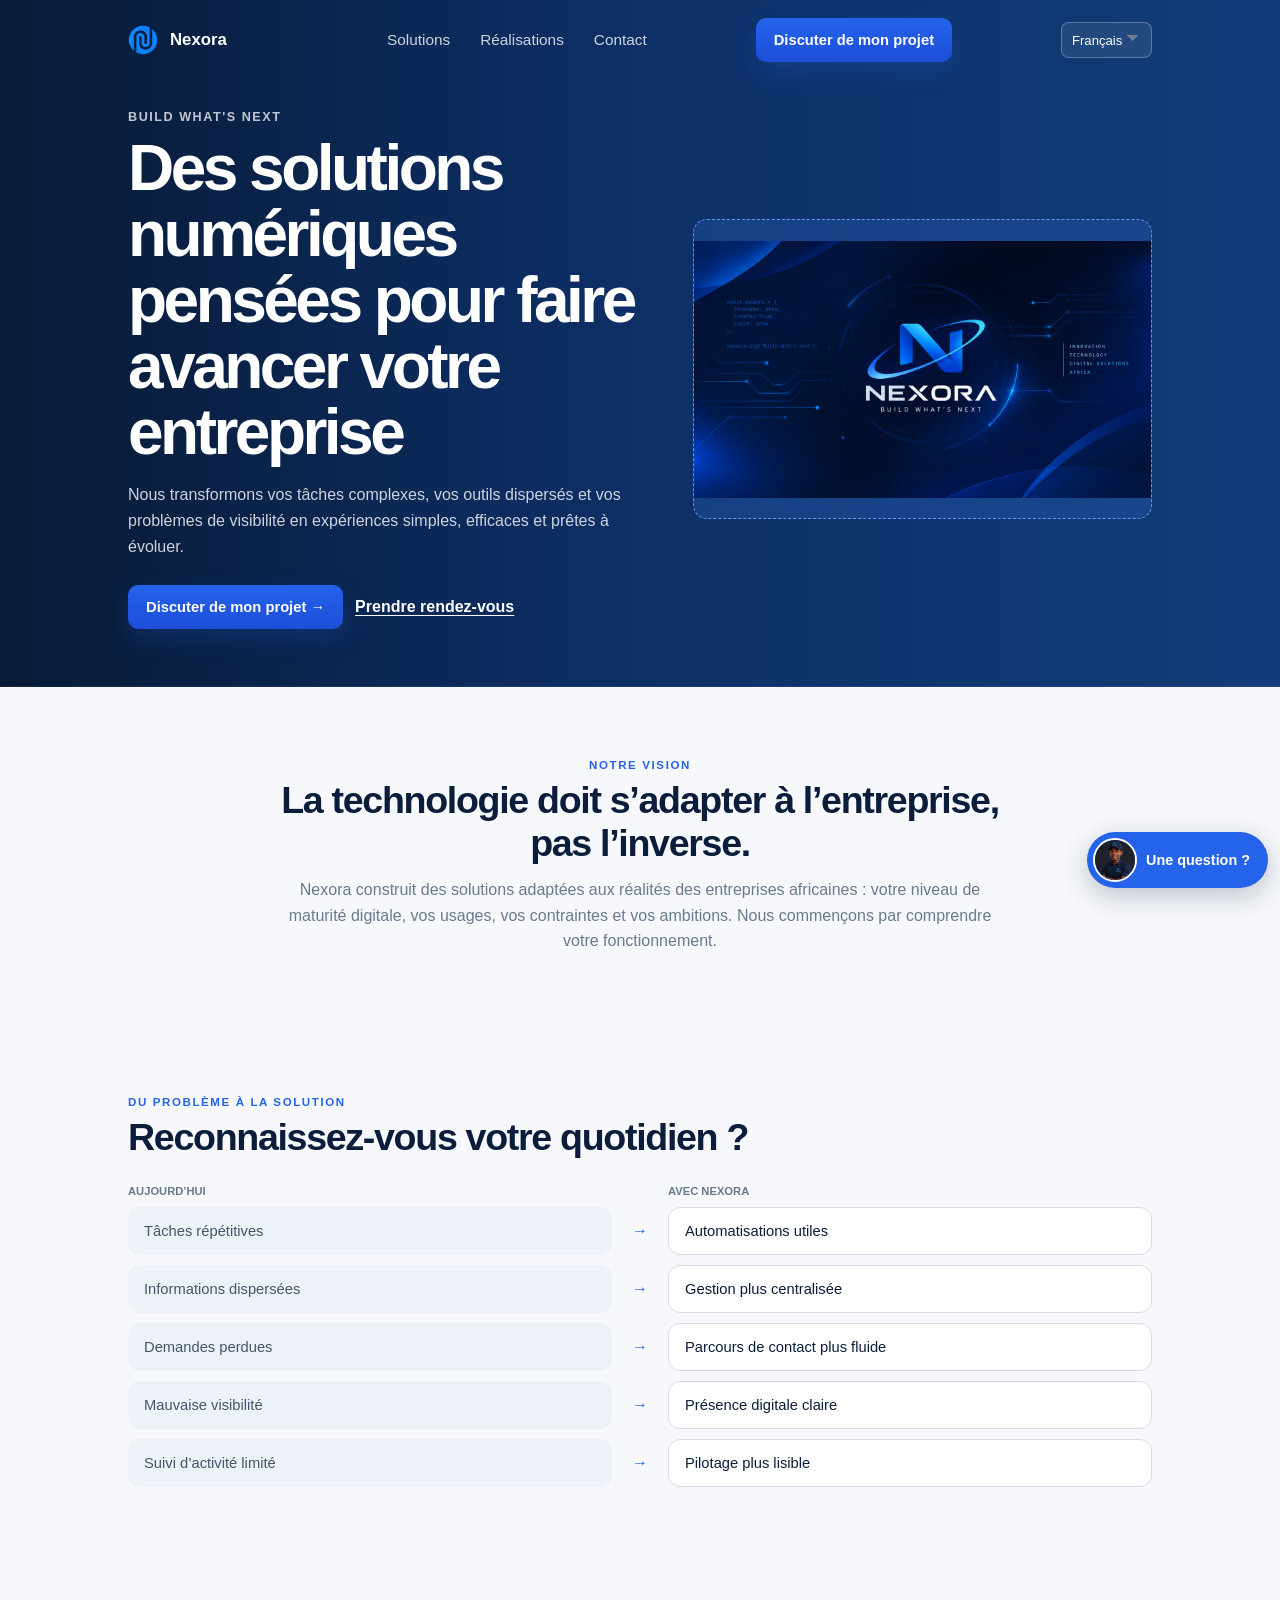
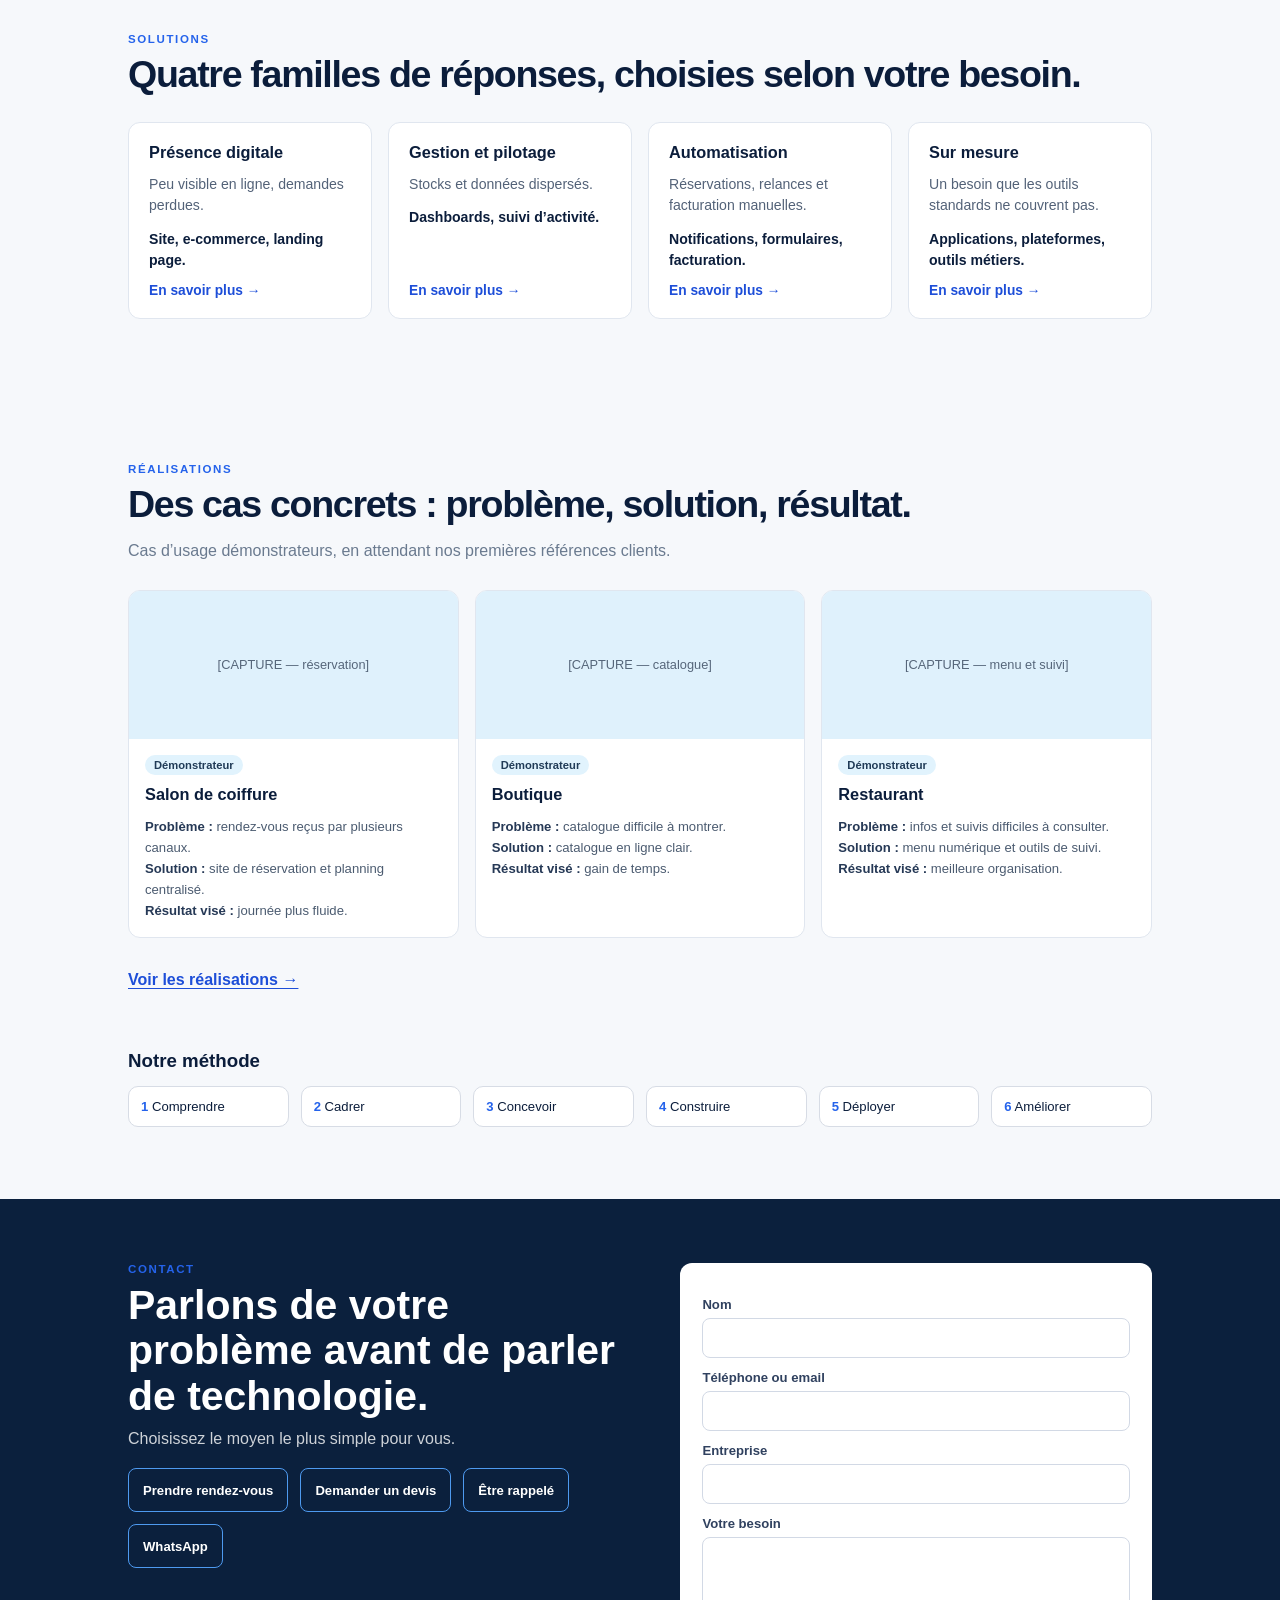
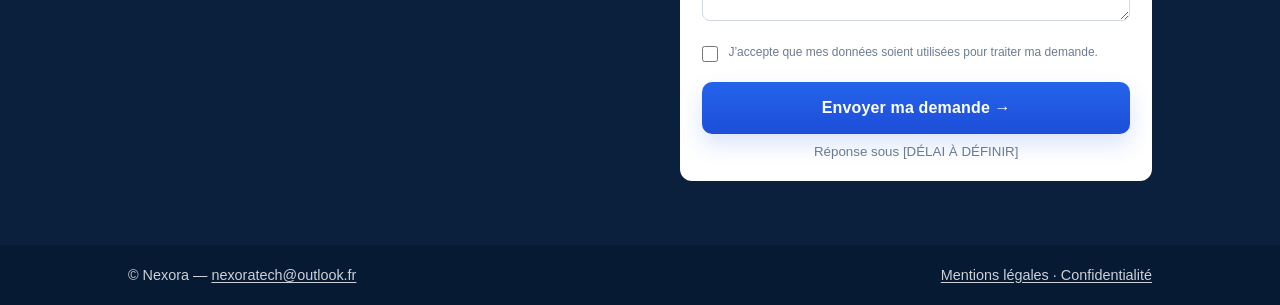
<file: index.html>
<!DOCTYPE html>
<html lang="fr">
  <head>
    <meta charset="UTF-8" />
    <meta name="viewport" content="width=device-width, initial-scale=1.0" />
    <meta name="description" content="Des solutions numériques pensées pour faire avancer votre entreprise." />
    <title>Accueil | Nexora</title>
    <link rel="stylesheet" href="styles.css" />
  </head>
  <body>
    <header class="topbar home-hero">
      <div class="container nav">
        <a class="brand" href="index.html" aria-label="Nexora, accueil">
          <img class="brand-logo" src="assets/nexora-logo.png" alt="" /><span>Nexora</span>
        </a>
        <nav class="menu" aria-label="Navigation principale">
          <a href="solutions.html">Solutions</a><a href="realisations.html">Réalisations</a><a href="contact.html">Contact</a>
        </nav>
        <a class="cta-btn" href="contact.html">Discuter de mon projet</a>
      </div>
      <div class="container home-hero-content">
        <div>
          <div class="eyebrow">BUILD WHAT'S NEXT</div>
          <h1>Des solutions numériques pensées pour faire avancer votre entreprise</h1>
          <p>Nous transformons vos tâches complexes, vos outils dispersés et vos problèmes de visibilité en expériences simples, efficaces et prêtes à évoluer.</p>
          <div class="hero-actions">
            <a class="cta-btn" href="contact.html">Discuter de mon projet →</a>
            <a class="text-link light-link" href="https://wa.me/237673477264?text=Bonjour%2C%20je%20souhaite%20prendre%20rendez-vous." target="_blank" rel="noopener noreferrer">Prendre rendez-vous</a>
          </div>
        </div>
        <div class="signature-visual" role="img" aria-label="Illustration à définir">
          <img src="assets/nexoback.jpeg" alt="nexora">
        </div>
      </div>
    </header>

    <main>
      <section class="vision-section">
        <div class="narrow-container centered">
          <div class="section-kicker">NOTRE VISION</div>
          <h2>La technologie doit s’adapter à l’entreprise, pas l’inverse.</h2>
          <p>Nexora construit des solutions adaptées aux réalités des entreprises africaines : votre niveau de maturité digitale, vos usages, vos contraintes et vos ambitions. Nous commençons par comprendre votre fonctionnement.</p>
        </div>
      </section>

      <section class="section container everyday-section">
        <div class="section-kicker">DU PROBLÈME À LA SOLUTION</div>
        <h2>Reconnaissez-vous votre quotidien ?</h2>
        <div class="comparison-head"><span>AUJOURD’HUI</span><span></span><span>AVEC NEXORA</span></div>
        <div class="comparison-row"><span>Tâches répétitives</span><b>→</b><strong>Automatisations utiles</strong></div>
        <div class="comparison-row"><span>Informations dispersées</span><b>→</b><strong>Gestion plus centralisée</strong></div>
        <div class="comparison-row"><span>Demandes perdues</span><b>→</b><strong>Parcours de contact plus fluide</strong></div>
        <div class="comparison-row"><span>Mauvaise visibilité</span><b>→</b><strong>Présence digitale claire</strong></div>
        <div class="comparison-row"><span>Suivi d’activité limité</span><b>→</b><strong>Pilotage plus lisible</strong></div>
      </section>

      <section class="section soft-section">
        <div class="container">
          <div class="section-kicker">SOLUTIONS</div>
          <h2>Quatre familles de réponses, choisies selon votre besoin.</h2>
          <div class="solution-grid">
            <article class="solution-card"><h3>Présence digitale</h3><p>Peu visible en ligne, demandes perdues.</p><strong>Site, e-commerce, landing page.</strong><a href="solutions.html">En savoir plus →</a></article>
            <article class="solution-card"><h3>Gestion et pilotage</h3><p>Stocks et données dispersés.</p><strong>Dashboards, suivi d’activité.</strong><a href="solutions.html">En savoir plus →</a></article>
            <article class="solution-card"><h3>Automatisation</h3><p>Réservations, relances et facturation manuelles.</p><strong>Notifications, formulaires, facturation.</strong><a href="solutions.html">En savoir plus →</a></article>
            <article class="solution-card"><h3>Sur mesure</h3><p>Un besoin que les outils standards ne couvrent pas.</p><strong>Applications, plateformes, outils métiers.</strong><a href="solutions.html">En savoir plus →</a></article>
          </div>
        </div>
      </section>

      <section class="section container featured-cases">
        <div class="section-kicker">RÉALISATIONS</div>
        <h2>Des cas concrets : problème, solution, résultat.</h2>
        <p class="section-intro">Cas d’usage démonstrateurs, en attendant nos premières références clients.</p>
        <div class="case-grid">
          <article class="case-card"><div class="case-image">[CAPTURE — réservation]</div><div class="case-copy"><span class="badge">Démonstrateur</span><h3>Salon de coiffure</h3><p><b>Problème :</b> rendez-vous reçus par plusieurs canaux.<br><b>Solution :</b> site de réservation et planning centralisé.<br><b>Résultat visé :</b> journée plus fluide.</p></div></article>
          <article class="case-card"><div class="case-image">[CAPTURE — catalogue]</div><div class="case-copy"><span class="badge">Démonstrateur</span><h3>Boutique</h3><p><b>Problème :</b> catalogue difficile à montrer.<br><b>Solution :</b> catalogue en ligne clair.<br><b>Résultat visé :</b> gain de temps.</p></div></article>
          <article class="case-card"><div class="case-image">[CAPTURE — menu et suivi]</div><div class="case-copy"><span class="badge">Démonstrateur</span><h3>Restaurant</h3><p><b>Problème :</b> infos et suivis difficiles à consulter.<br><b>Solution :</b> menu numérique et outils de suivi.<br><b>Résultat visé :</b> meilleure organisation.</p></div></article>
        </div>
        <a class="text-link" href="realisations.html">Voir les réalisations →</a>
        <div class="method-inline">
          <h3>Notre méthode</h3>
          <div class="method-chips"><span><b>1</b> Comprendre</span><span><b>2</b> Cadrer</span><span><b>3</b> Concevoir</span><span><b>4</b> Construire</span><span><b>5</b> Déployer</span><span><b>6</b> Améliorer</span></div>
        </div>
      </section>

      <section class="home-contact">
        <div class="container home-contact-grid">
          <div class="home-contact-copy">
            <div class="section-kicker">CONTACT</div>
            <h2>Parlons de votre problème avant de parler de technologie.</h2>
            <p>Choisissez le moyen le plus simple pour vous.</p>
            <div class="contact-shortcuts">
              <a href="https://wa.me/237673477264?text=Bonjour%2C%20je%20souhaite%20prendre%20rendez-vous." target="_blank" rel="noopener noreferrer">Prendre rendez-vous</a>
              <a href="contact.html#contact-form">Demander un devis</a>
              <a href="contact.html#contact-form">Être rappelé</a>
              <a href="https://wa.me/237673477264" target="_blank" rel="noopener noreferrer">WhatsApp</a>
            </div>
          </div>
          <form class="home-form" action="confirmation.html" method="post" data-nexora-form>
            <label for="home-name">Nom</label><input id="home-name" name="nom" type="text" required />
            <label for="home-contact">Téléphone ou email</label><input id="home-contact" name="contact" type="text" required />
            <label for="home-company">Entreprise</label><input id="home-company" name="entreprise" type="text" />
            <label for="home-need">Votre besoin</label><textarea id="home-need" name="besoin" rows="3"></textarea>
            <label class="checkbox-row" for="home-consent"><input id="home-consent" type="checkbox" required /><span>J’accepte que mes données soient utilisées pour traiter ma demande.</span></label>
            <button class="submit-btn" type="submit">Envoyer ma demande →</button>
            <small>Réponse sous [DÉLAI À DÉFINIR]</small>
            <p class="form-error" role="alert" hidden></p>
          </form>
        </div>
      </section>
    </main>

    <footer class="footer"><div class="container footer-inner"><span>© Nexora — <a href="mailto:nexoratech@outlook.fr">nexoratech@outlook.fr</a></span><span>Mentions légales · Confidentialité</span></div></footer>
    <script src="language.js" defer></script>
    <script src="contact.js" defer></script>
    <script src="chatbot.js" defer></script>
  </body>
</html>
</file>
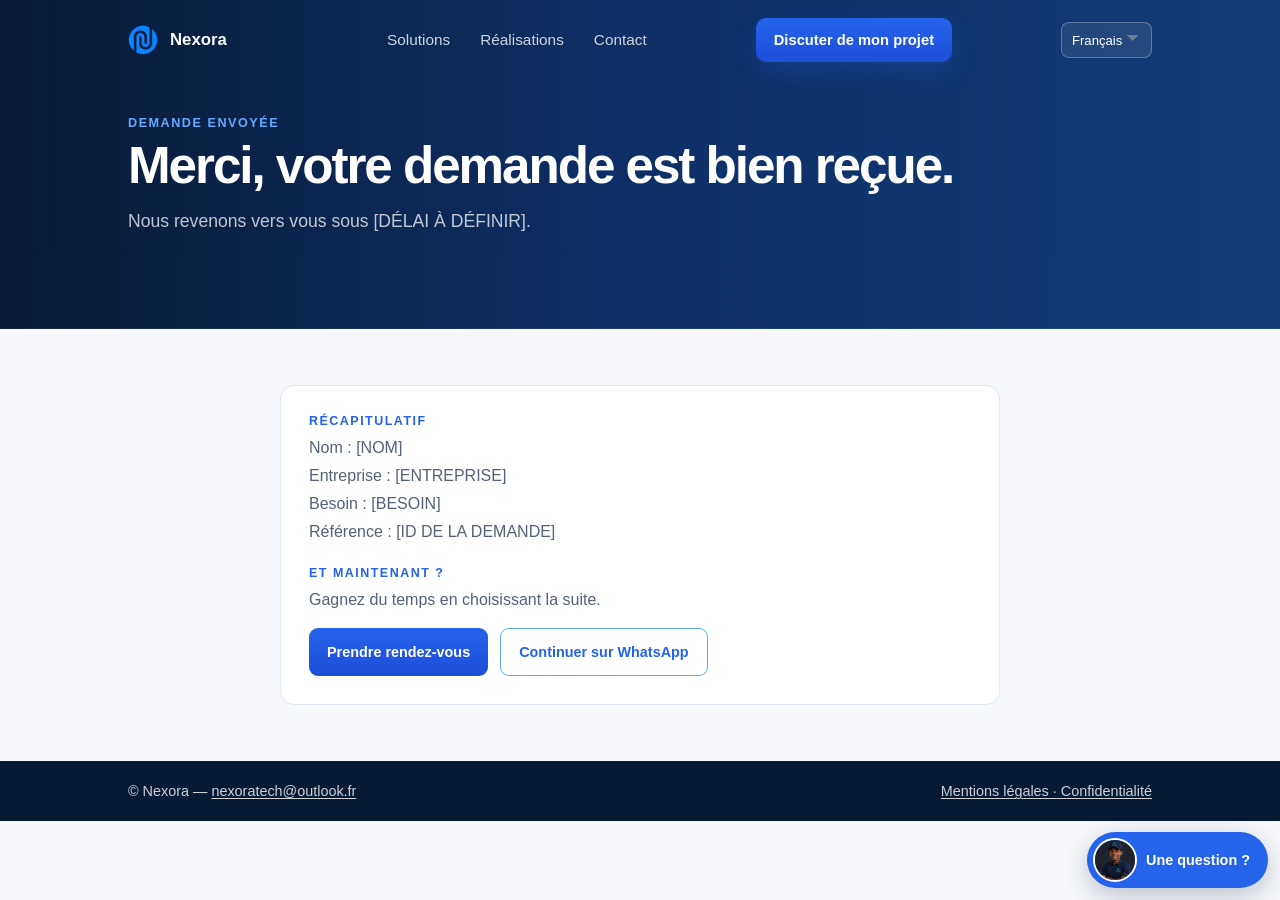
<file: confirmation.html>
<!DOCTYPE html>
<html lang="fr">
  <head>
    <meta charset="UTF-8" />
    <meta name="viewport" content="width=device-width, initial-scale=1.0" />
    <title>Confirmation | Nexora</title>
    <link rel="stylesheet" href="styles.css" />
  </head>
  <body>
    <header class="topbar confirmation-header">
      <div class="container nav">
        <a class="brand" href="index.html" aria-label="Nexora, accueil"><img class="brand-logo" src="assets/nexora-logo.png" alt="" /><span>Nexora</span></a>
        <nav class="menu" aria-label="Navigation principale"><a href="solutions.html">Solutions</a><a href="realisations.html">Réalisations</a><a href="contact.html">Contact</a></nav>
        <a class="cta-btn" href="contact.html">Discuter de mon projet</a>
      </div>
      <div class="container hero">
        <div class="eyebrow">DEMANDE ENVOYÉE</div>
        <h1>Merci, votre demande est bien reçue.</h1>
        <p>Nous revenons vers vous sous [DÉLAI À DÉFINIR].</p>
      </div>
    </header>
    <main class="confirmation-main">
      <section class="confirmation-card" aria-labelledby="summary-title">
        <h2 id="summary-title">RÉCAPITULATIF</h2>
        <div class="summary-lines">
          <p>Nom : <span id="summary-name">[NOM]</span></p>
          <p>Entreprise : <span id="summary-company">[ENTREPRISE]</span></p>
          <p>Besoin : <span id="summary-need">[BESOIN]</span></p>
          <p>Référence : <span id="summary-reference">[ID DE LA DEMANDE]</span></p>
        </div>
        <h2 class="next-step-title">ET MAINTENANT ?</h2>
        <p class="next-step-copy">Gagnez du temps en choisissant la suite.</p>
        <div class="confirmation-actions">
          <a class="secondary-btn" href="https://wa.me/237673477264?text=Bonjour%2C%20je%20souhaite%20prendre%20rendez-vous." target="_blank" rel="noopener noreferrer">Prendre rendez-vous</a>
          <a class="secondary-btn outline" href="https://wa.me/237673477264" target="_blank" rel="noopener noreferrer">Continuer sur WhatsApp</a>
        </div>
        <p id="confirmation-error" class="form-error" role="alert" hidden></p>
      </section>
    </main>
    <footer class="footer"><div class="container footer-inner"><span>© Nexora — <a href="mailto:nexoratech@outlook.fr">nexoratech@outlook.fr</a></span><span>Mentions légales · Confidentialité</span></div></footer>
    <script src="language.js" defer></script>
    <script src="confirmation.js" defer></script>
    <script src="chatbot.js" defer></script>
  </body>
</html>
</file>
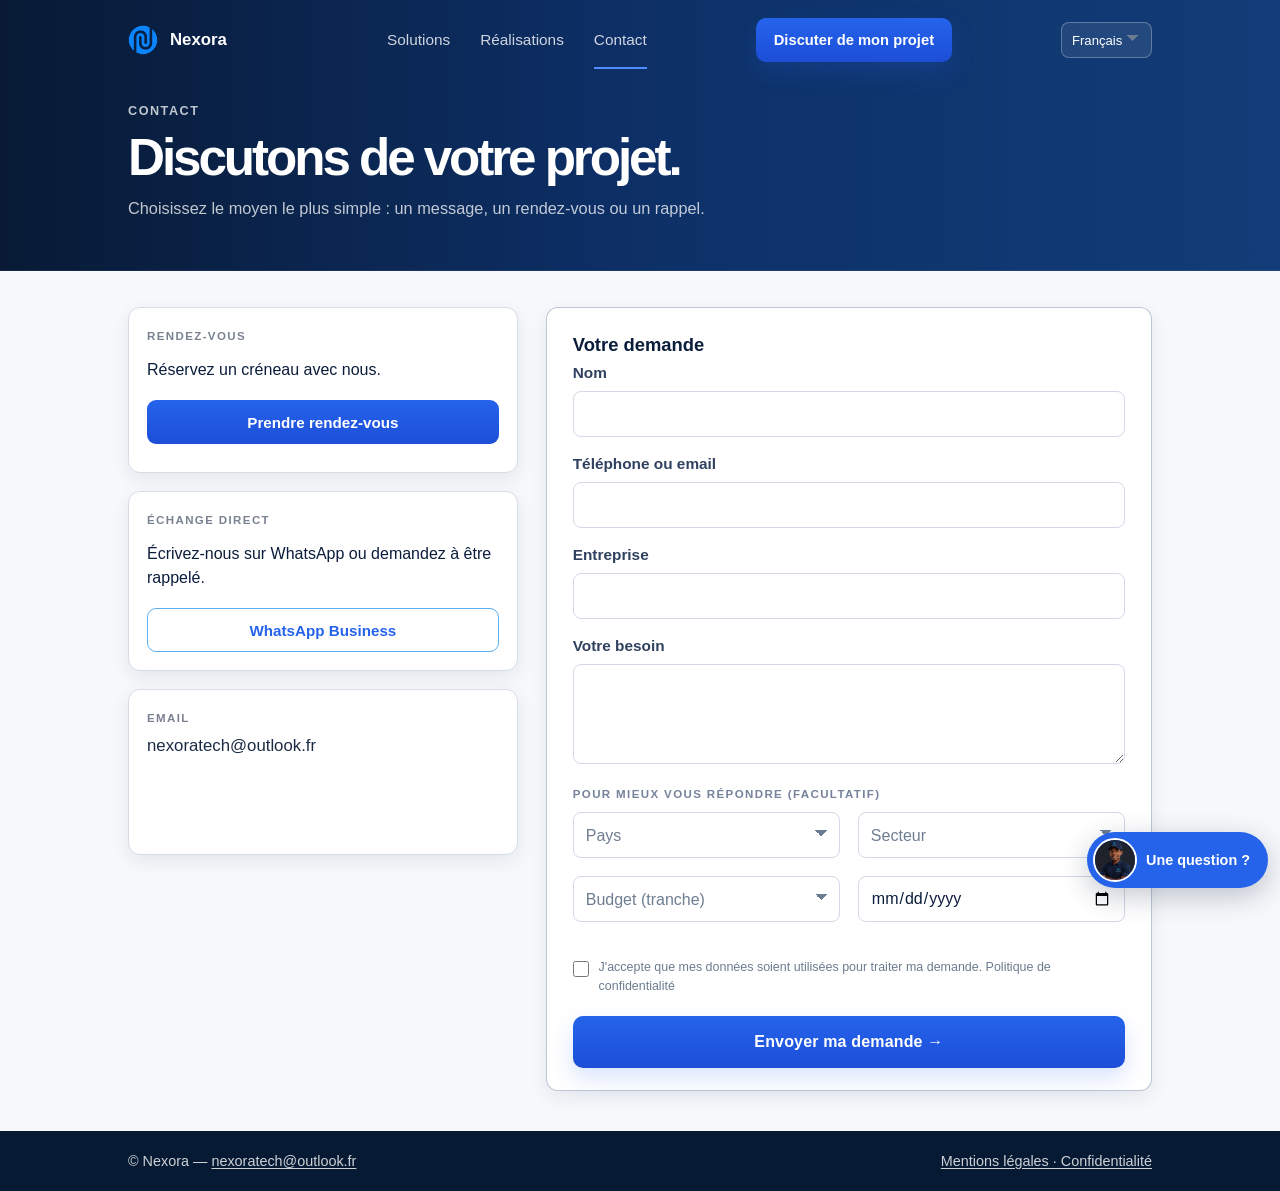
<file: contact.html>
<!DOCTYPE html>
<html lang="fr">
  <head>
    <meta charset="UTF-8" />
    <meta name="viewport" content="width=device-width, initial-scale=1.0" />
    <meta
      name="description"
      content="Contactez Nexora ou envoyez-nous une demande pour votre projet."
    />
    <title>Contact | Nexora</title>
    <link rel="stylesheet" href="styles.css" />
  </head>
  <body>
    <header class="topbar">
      <div class="container nav">
        <a class="brand" href="index.html" aria-label="Nexora, accueil">
          <img class="brand-logo" src="assets/nexora-logo.png" alt="" />
          <span>Nexora</span>
        </a>
        <nav class="menu" aria-label="Navigation principale">
          <a href="solutions.html">Solutions</a>
          <a href="realisations.html">Réalisations</a>
          <a href="contact.html" aria-current="page">Contact</a>
        </nav>
        <a class="cta-btn" href="contact.html">Discuter de mon projet</a>
      </div>
      <div class="container hero">
        <div class="eyebrow">CONTACT</div>
        <h1>Discutons de votre projet.</h1>
        <p>
          Choisissez le moyen le plus simple : un message, un rendez-vous ou un rappel.
        </p>
      </div>
    </header>

    <main class="container main-content">
      <aside class="side-panel">
        <div class="info-card">
          <div class="label">RENDEZ-VOUS</div>
          <p>Réservez un créneau avec nous.</p>
          <a class="secondary-btn" href="https://wa.me/237673477264?text=Bonjour%2C%20je%20souhaite%20prendre%20rendez-vous." target="_blank" rel="noopener noreferrer">Prendre rendez-vous</a>
        </div>
        <div class="info-card">
          <div class="label">ÉCHANGE DIRECT</div>
          <p>Écrivez-nous sur WhatsApp ou demandez à être rappelé.</p>
          <a class="secondary-btn outline" href="https://wa.me/237673477264" target="_blank" rel="noopener noreferrer">WhatsApp Business</a>
        </div>
        <div class="info-card email-card">
          <div class="label">EMAIL</div>
          <a href="mailto:nexoratech@outlook.fr">nexoratech@outlook.fr</a>
        </div>
      </aside>

      <section class="form-panel" aria-label="Formulaire de demande">
        <form id="contact-form" action="confirmation.html" method="post" data-nexora-form>
          <h2>Votre demande</h2>
          <div class="field-group">
            <label for="nom">Nom</label>
            <input id="nom" name="nom" type="text" required />
          </div>
          <div class="field-group">
            <label for="phone">Téléphone ou email</label>
            <input id="phone" name="contact" type="text" required />
          </div>
          <div class="field-group">
            <label for="company">Entreprise</label>
            <input id="company" name="entreprise" type="text" />
          </div>
          <div class="field-group">
            <label for="need">Votre besoin</label>
            <textarea id="need" name="besoin" rows="4"></textarea>
          </div>

          <div class="subheading">POUR MIEUX VOUS RÉPONDRE (FACULTATIF)</div>
          <div class="row two-cols">
            <div class="field-group">
              <label class="sr-only" for="country">Pays</label>
              <select id="country" name="pays">
                <option value="" selected>Pays</option>
              </select>
            </div>
            <div class="field-group">
              <label class="sr-only" for="sector">Secteur</label>
              <select id="sector" name="secteur">
                <option value="" selected>Secteur</option>
              </select>
            </div>
          </div>
          <div class="row two-cols">
            <div class="field-group">
              <label class="sr-only" for="budget">Budget (tranche)</label>
              <select id="budget" name="budget">
                <option value="" selected>Budget (tranche)</option>
              </select>
            </div>
            <div class="field-group">
              <label class="sr-only" for="date">Date souhaitée</label>
              <input id="date" name="date" type="date" />
            </div>
          </div>

          <label class="checkbox-row" for="consent">
            <input id="consent" name="consentement" type="checkbox" required />
            <span>
              J'accepte que mes données soient utilisées pour traiter ma demande.
              Politique de confidentialité
            </span>
          </label>
          <button class="submit-btn" type="submit">Envoyer ma demande →</button>
          <p class="form-error" role="alert" hidden></p>
        </form>
      </section>
    </main>

    <footer class="footer">
      <div class="container footer-inner">
        <span>© Nexora — <a href="mailto:nexoratech@outlook.fr">nexoratech@outlook.fr</a></span>
        <span>Mentions légales · Confidentialité</span>
      </div>
    </footer>
    <script src="language.js" defer></script>
    <script src="contact.js" defer></script>
    <script src="chatbot.js" defer></script>
  </body>
</html>
</file>
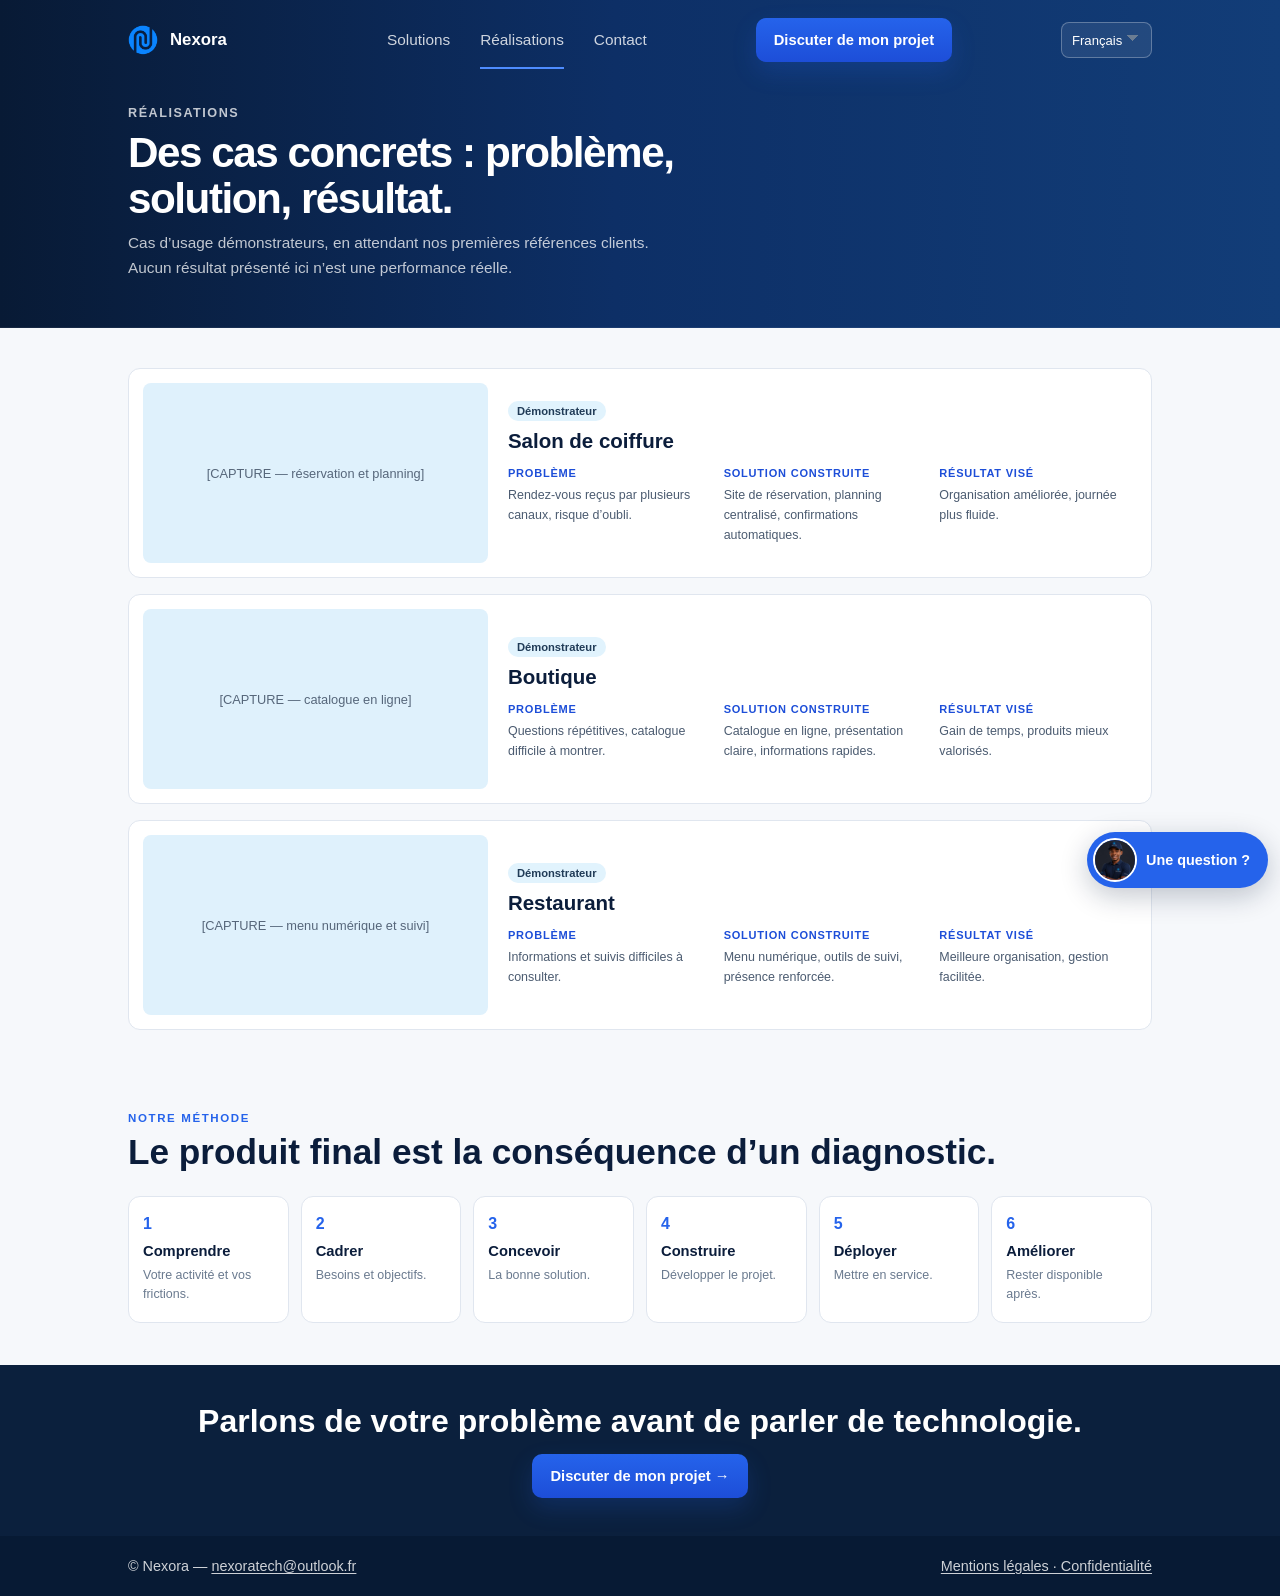
<file: realisations.html>
<!DOCTYPE html>
<html lang="fr">
  <head>
    <meta charset="UTF-8" />
    <meta name="viewport" content="width=device-width, initial-scale=1.0" />
    <meta name="description" content="Découvrez des exemples démonstrateurs de solutions Nexora." />
    <title>Réalisations | Nexora</title>
    <link rel="stylesheet" href="styles.css" />
  </head>
  <body>
    <header class="topbar compact-topbar">
      <div class="container nav">
        <a class="brand" href="index.html" aria-label="Nexora, accueil"><img class="brand-logo" src="assets/nexora-logo.png" alt="" /><span>Nexora</span></a>
        <nav class="menu" aria-label="Navigation principale"><a href="solutions.html">Solutions</a><a href="realisations.html" aria-current="page">Réalisations</a><a href="contact.html">Contact</a></nav>
        <a class="cta-btn" href="contact.html">Discuter de mon projet</a>
      </div>
      <div class="container hero">
        <div class="eyebrow">RÉALISATIONS</div>
        <h1>Des cas concrets : problème,<br />solution, résultat.</h1>
        <p>Cas d’usage démonstrateurs, en attendant nos premières références clients.<br />Aucun résultat présenté ici n’est une performance réelle.</p>
      </div>
    </header>
    <main>
      <section class="case-list-section">
        <div class="container case-list">
          <article class="case-detail">
            <div class="case-image">[CAPTURE — réservation et planning]</div>
            <div class="case-detail-content"><span class="badge">Démonstrateur</span><h2>Salon de coiffure</h2><div class="case-facts"><div><h3>PROBLÈME</h3><p>Rendez-vous reçus par plusieurs canaux, risque d’oubli.</p></div><div><h3>SOLUTION CONSTRUITE</h3><p>Site de réservation, planning centralisé, confirmations automatiques.</p></div><div><h3>RÉSULTAT VISÉ</h3><p>Organisation améliorée, journée plus fluide.</p></div></div></div>
          </article>
          <article class="case-detail">
            <div class="case-image">[CAPTURE — catalogue en ligne]</div>
            <div class="case-detail-content"><span class="badge">Démonstrateur</span><h2>Boutique</h2><div class="case-facts"><div><h3>PROBLÈME</h3><p>Questions répétitives, catalogue difficile à montrer.</p></div><div><h3>SOLUTION CONSTRUITE</h3><p>Catalogue en ligne, présentation claire, informations rapides.</p></div><div><h3>RÉSULTAT VISÉ</h3><p>Gain de temps, produits mieux valorisés.</p></div></div></div>
          </article>
          <article class="case-detail">
            <div class="case-image">[CAPTURE — menu numérique et suivi]</div>
            <div class="case-detail-content"><span class="badge">Démonstrateur</span><h2>Restaurant</h2><div class="case-facts"><div><h3>PROBLÈME</h3><p>Informations et suivis difficiles à consulter.</p></div><div><h3>SOLUTION CONSTRUITE</h3><p>Menu numérique, outils de suivi, présence renforcée.</p></div><div><h3>RÉSULTAT VISÉ</h3><p>Meilleure organisation, gestion facilitée.</p></div></div></div>
          </article>
        </div>
      </section>
      <section class="container method-section">
        <div class="section-kicker">NOTRE MÉTHODE</div>
        <h2>Le produit final est la conséquence d’un diagnostic.</h2>
        <div class="method-grid">
          <article><b>1</b><h3>Comprendre</h3><p>Votre activité et vos frictions.</p></article>
          <article><b>2</b><h3>Cadrer</h3><p>Besoins et objectifs.</p></article>
          <article><b>3</b><h3>Concevoir</h3><p>La bonne solution.</p></article>
          <article><b>4</b><h3>Construire</h3><p>Développer le projet.</p></article>
          <article><b>5</b><h3>Déployer</h3><p>Mettre en service.</p></article>
          <article><b>6</b><h3>Améliorer</h3><p>Rester disponible après.</p></article>
        </div>
      </section>
      <section class="cta-band">
        <h2>Parlons de votre problème avant de parler de technologie.</h2>
        <a class="cta-btn" href="contact.html">Discuter de mon projet →</a>
      </section>
    </main>
    <footer class="footer"><div class="container footer-inner"><span>© Nexora — <a href="mailto:nexoratech@outlook.fr">nexoratech@outlook.fr</a></span><span>Mentions légales · Confidentialité</span></div></footer>
    <script src="language.js" defer></script>
    <script src="chatbot.js" defer></script>
  </body>
</html>
</file>
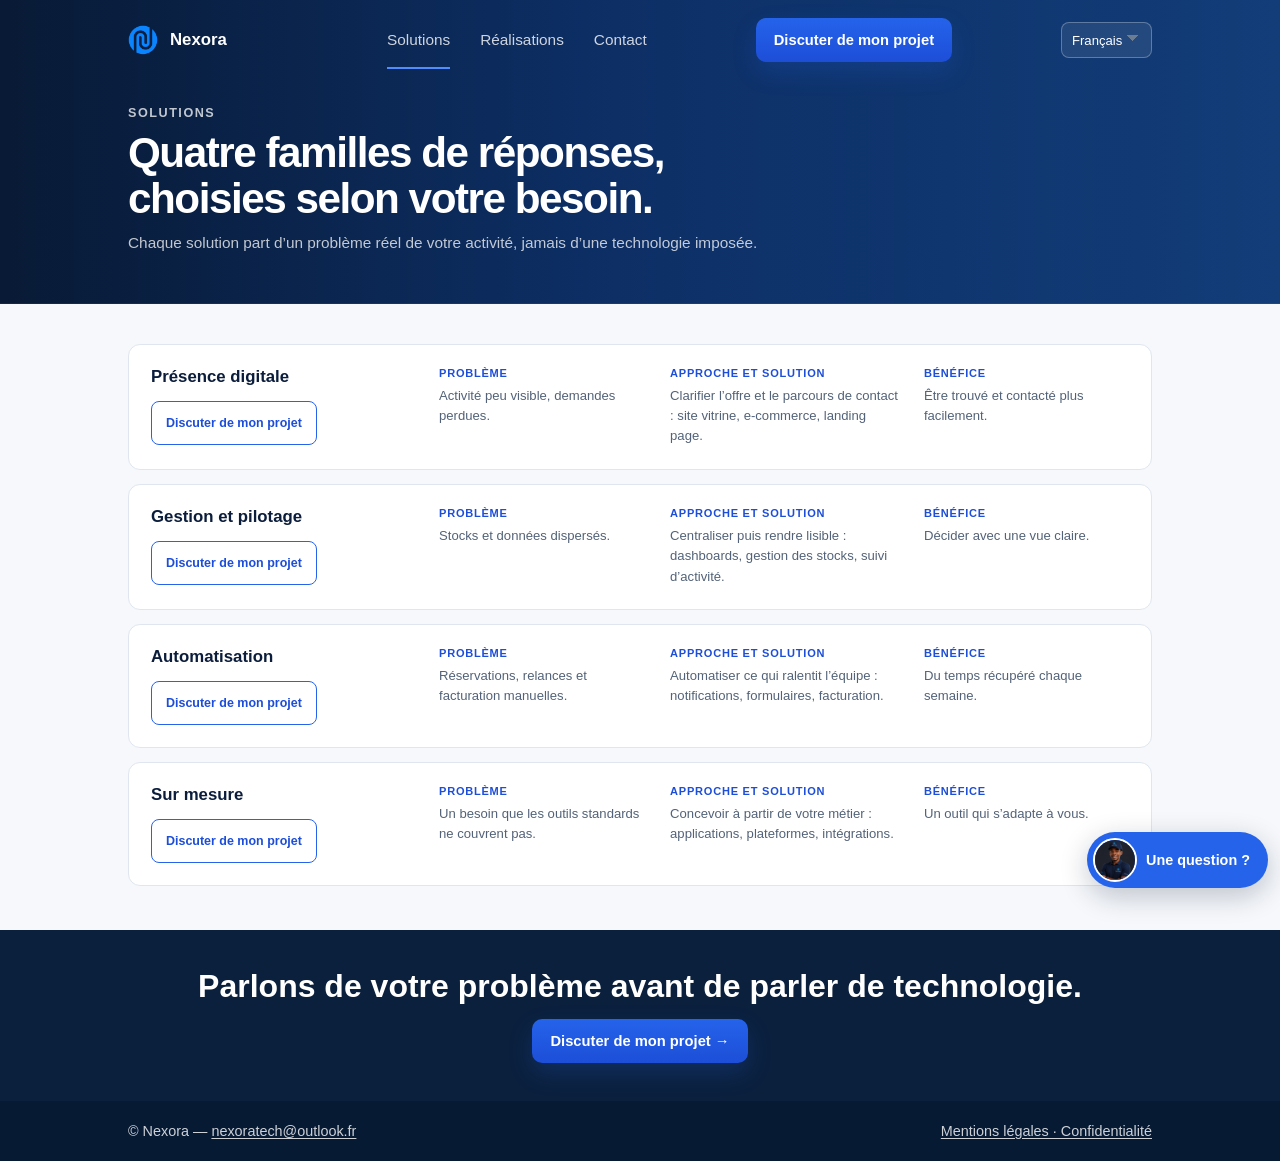
<file: solutions.html>
<!DOCTYPE html>
<html lang="fr">
  <head>
    <meta charset="UTF-8" />
    <meta name="viewport" content="width=device-width, initial-scale=1.0" />
    <meta name="description" content="Quatre familles de solutions numériques adaptées à votre entreprise." />
    <title>Solutions | Nexora</title>
    <link rel="stylesheet" href="styles.css" />
  </head>
  <body>
    <header class="topbar compact-topbar">
      <div class="container nav">
        <a class="brand" href="index.html" aria-label="Nexora, accueil"><img class="brand-logo" src="assets/nexora-logo.png" alt="" /><span>Nexora</span></a>
        <nav class="menu" aria-label="Navigation principale"><a href="solutions.html" aria-current="page">Solutions</a><a href="realisations.html">Réalisations</a><a href="contact.html">Contact</a></nav>
        <a class="cta-btn" href="contact.html">Discuter de mon projet</a>
      </div>
      <div class="container hero">
        <div class="eyebrow">SOLUTIONS</div>
        <h1>Quatre familles de réponses,<br />choisies selon votre besoin.</h1>
        <p>Chaque solution part d’un problème réel de votre activité, jamais d’une technologie imposée.</p>
      </div>
    </header>
    <main>
      <section class="container solution-list">
        <article class="solution-row">
          <div class="solution-row-title"><h2>Présence digitale</h2><a href="contact.html">Discuter de mon projet</a></div>
          <div><h3>PROBLÈME</h3><p>Activité peu visible, demandes perdues.</p></div>
          <div><h3>APPROCHE ET SOLUTION</h3><p>Clarifier l’offre et le parcours de contact : site vitrine, e-commerce, landing page.</p></div>
          <div><h3>BÉNÉFICE</h3><p>Être trouvé et contacté plus facilement.</p></div>
        </article>
        <article class="solution-row">
          <div class="solution-row-title"><h2>Gestion et pilotage</h2><a href="contact.html">Discuter de mon projet</a></div>
          <div><h3>PROBLÈME</h3><p>Stocks et données dispersés.</p></div>
          <div><h3>APPROCHE ET SOLUTION</h3><p>Centraliser puis rendre lisible : dashboards, gestion des stocks, suivi d’activité.</p></div>
          <div><h3>BÉNÉFICE</h3><p>Décider avec une vue claire.</p></div>
        </article>
        <article class="solution-row">
          <div class="solution-row-title"><h2>Automatisation</h2><a href="contact.html">Discuter de mon projet</a></div>
          <div><h3>PROBLÈME</h3><p>Réservations, relances et facturation manuelles.</p></div>
          <div><h3>APPROCHE ET SOLUTION</h3><p>Automatiser ce qui ralentit l’équipe : notifications, formulaires, facturation.</p></div>
          <div><h3>BÉNÉFICE</h3><p>Du temps récupéré chaque semaine.</p></div>
        </article>
        <article class="solution-row">
          <div class="solution-row-title"><h2>Sur mesure</h2><a href="contact.html">Discuter de mon projet</a></div>
          <div><h3>PROBLÈME</h3><p>Un besoin que les outils standards ne couvrent pas.</p></div>
          <div><h3>APPROCHE ET SOLUTION</h3><p>Concevoir à partir de votre métier : applications, plateformes, intégrations.</p></div>
          <div><h3>BÉNÉFICE</h3><p>Un outil qui s’adapte à vous.</p></div>
        </article>
      </section>
      <section class="cta-band">
        <h2>Parlons de votre problème avant de parler de technologie.</h2>
        <a class="cta-btn" href="contact.html">Discuter de mon projet →</a>
      </section>
    </main>
    <footer class="footer"><div class="container footer-inner"><span>© Nexora — <a href="mailto:nexoratech@outlook.fr">nexoratech@outlook.fr</a></span><span>Mentions légales · Confidentialité</span></div></footer>
    <script src="language.js" defer></script>
    <script src="chatbot.js" defer></script>
  </body>
</html>
</file>
<file: styles.css>
:root {
  --bg-page: #f6f8fb;
  --panel: #f6f7f9;
  --panel-strong: #ffffff;
  --border: #d7dce5;
  --text: #0b1d3b;
  --muted: #6a7a8f;
  --nav-dark: #081a35;
  --nav-dark-2: #0a2d59;
  --primary: #2563eb;
  --primary-dark: #1d4ed8;
  --shadow: rgba(14, 32, 58, 0.08);
}

* {
  box-sizing: border-box;
}

html,
body {
  margin: 0;
  min-height: 100%;
  font-family: "Segoe UI", Tahoma, Geneva, Verdana, sans-serif;
  background: var(--bg-page);
  color: var(--text);
}

body {
  display: flex;
  flex-direction: column;
}

img {
  max-width: 100%;
  display: block;
}

a {
  color: inherit;
  text-decoration: none;
}

button,
input,
select,
textarea {
  font: inherit;
}

.container {
  width: min(1180px, 80%);
  margin: 0 auto;
}

.topbar {
  background: linear-gradient(90deg, var(--nav-dark) 0%, #0d2f66 48%, #123d78 100%);
  padding-top: 18px;
  padding-bottom: 40px;
  color: white;
  box-shadow: inset 0 -1px 0 rgba(255, 255, 255, 0.06);
}

.nav {
  display: flex;
  align-items: center;
  justify-content: space-between;
  gap: 24px;
}

.brand {
  display: inline-flex;
  align-items: center;
  gap: 12px;
  font-weight: 700;
  min-width: 150px;
}

.brand:hover {
  color: white;
}

.brand-logo {
  width: 30px;
  height: 30px;
  object-fit: contain;
  flex: 0 0 auto;
}

.brand span {
  font-size: 1.05rem;
}

.menu {
  display: flex;
  align-items: center;
  gap: 30px;
  font-size: 0.96rem;
  color: rgba(255, 255, 255, 0.8);
}

.menu a {
  position: relative;
  display: inline-flex;
  min-height: 44px;
  align-items: center;
  transition: color 0.2s ease;
}

.menu a:hover {
  color: white;
}

.menu a[aria-current="page"]::after {
  position: absolute;
  right: 0;
  bottom: -7px;
  left: 0;
  height: 2px;
  background: #4e8cff;
  content: "";
}

.language-control {
  display: flex;
  align-items: center;
}

.language-control select {
  width: auto;
  min-height: 36px;
  padding: 6px 28px 6px 10px;
  border-color: rgba(255, 255, 255, 0.28);
  background-color: rgba(255, 255, 255, 0.08);
  color: white;
  font-size: 0.82rem;
}

.language-control select option {
  background: #0b203d;
  color: white;
}

.cta-btn,
.submit-btn,
.secondary-btn {
  border: none;
  border-radius: 10px;
  background: linear-gradient(180deg, #2563eb, #1d4ed8);
  color: white;
  font-weight: 600;
  cursor: pointer;
  transition: transform 0.2s ease, filter 0.2s ease;
}

.cta-btn:hover,
.submit-btn:hover,
.secondary-btn:hover {
  transform: translateY(-1px);
  filter: brightness(1.02);
}

.cta-btn {
  display: inline-flex;
  min-height: 44px;
  align-items: center;
  justify-content: center;
  padding: 12px 18px;
  min-width: 165px;
  font-size: 0.92rem;
  box-shadow: 0 10px 24px rgba(37, 99, 235, 0.2);
}

.hero {
  padding-top: 42px;
  padding-bottom: 10px;
}

.eyebrow,
.label,
.subheading {
  font-size: 0.79rem;
  color: rgba(255, 255, 255, 0.75);
  letter-spacing: 0.12em;
  text-transform: uppercase;
  font-weight: 700;
}

.hero h1 {
  margin: 12px 0 10px;
  font-size: clamp(2.8rem, 4vw, 4rem);
  line-height: 1.08;
  letter-spacing: -0.06em;
  max-width: 620px;
}

.hero p {
  margin: 0;
  font-size: 1.02rem;
  line-height: 1.6;
  color: rgba(255, 255, 255, 0.75);
  max-width: 760px;
}

.main-content {
  display: grid;
  grid-template-columns: 0.9fr 1.4fr;
  gap: 28px;
  margin-top: 36px;
  margin-bottom: 40px;
  align-items: start;
}

.side-panel {
  display: flex;
  flex-direction: column;
  gap: 18px;
}

.info-card,
.form-panel {
  background: white;
  border: 1px solid var(--border);
  border-radius: 12px;
  box-shadow: 0 6px 18px var(--shadow);
}

.info-card {
  padding: 22px 18px 18px;
  min-height: 166px;
}

.info-card .label {
  color: #7a8191;
  letter-spacing: 0.12em;
  font-size: 0.72rem;
}

.info-card p {
  margin: 16px 0 18px;
  font-size: 1rem;
  line-height: 1.5;
  color: var(--text);
}

.secondary-btn {
  display: inline-flex;
  align-items: center;
  justify-content: center;
  width: 100%;
  height: 44px;
  background: linear-gradient(180deg, #2563eb, #1d4ed8);
  border-radius: 9px;
  font-size: 0.95rem;
}

.outline {
  background: transparent;
  border: 1px solid rgba(28, 143, 233, 0.7);
  color: var(--primary);
  box-shadow: none;
}

.email-card {
  display: flex;
  flex-direction: column;
  gap: 12px;
  justify-content: flex-start;
}

.email-card a {
  font-size: 1.05rem;
  color: #1b2b44;
}

.form-panel {
  background: white;
  border-color: rgba(167, 181, 201, 0.75);
  padding: 26px 26px 22px;
}

.form-panel h2 {
  margin: 0 0 8px;
  font-size: 1.15rem;
}

.placeholder-main {
  flex: 1;
  padding-top: 36px;
  padding-bottom: 40px;
}

.placeholder-card {
  padding: 28px;
  border: 1px solid var(--border);
  border-radius: 12px;
  background: var(--panel-strong);
}

.placeholder-card h2 {
  margin: 0 0 10px;
}

.placeholder-card p {
  margin: 0;
  color: var(--muted);
  line-height: 1.6;
}

.placeholder-link {
  width: auto;
  padding: 0 18px;
  margin-top: 20px;
}

.footer a {
  text-decoration: underline;
  text-underline-offset: 2px;
}

form {
  display: block;
}

.field-group {
  margin-bottom: 18px;
}

label {
  display: block;
  margin-bottom: 9px;
  font-size: 0.96rem;
  color: #30415f;
  font-weight: 600;
}

input,
select,
textarea {
  width: 100%;
  border-radius: 8px;
  border: 1px solid #d2d9e5;
  background: rgba(255, 255, 255, 0.3);
  padding: 10px 12px;
  color: var(--text);
  font-size: 1rem;
  outline: none;
}

input,
select {
  min-height: 46px;
}

textarea {
  min-height: 100px;
  resize: vertical;
}

input::placeholder,
select {
  color: #6e7d90;
}

select {
  appearance: none;
  background-image:
    linear-gradient(45deg, transparent 50%, #6b7d93 50%),
    linear-gradient(135deg, #6b7d93 50%, transparent 50%);
  background-position:
    calc(100% - 18px) calc(50% - 2px),
    calc(100% - 12px) calc(50% - 2px);
  background-size: 6px 6px, 6px 6px;
  background-repeat: no-repeat;
}

.row {
  display: grid;
  gap: 18px;
}

.two-cols {
  grid-template-columns: repeat(2, minmax(0, 1fr));
}

.subheading {
  margin: 20px 0 12px;
  color: #75829a;
  letter-spacing: 0.12em;
  font-size: 0.72rem;
}

.checkbox-row {
  display: flex;
  align-items: flex-start;
  gap: 10px;
  margin: 10px 0 20px;
  padding-top: 8px;
  font-size: 0.78rem;
  color: #6c7c8f;
  font-weight: 500;
  line-height: 1.5;
}

.checkbox-row input {
  width: 16px;
  min-height: 16px;
  margin: 3px 0 0;
  accent-color: var(--primary);
}

.submit-btn {
  display: block;
  width: 100%;
  min-height: 52px;
  padding: 14px 18px;
  font-size: 1rem;
  letter-spacing: 0.01em;
  box-shadow: 0 10px 22px rgba(37, 99, 235, 0.18);
}

.sr-only {
  position: absolute;
  width: 1px;
  height: 1px;
  padding: 0;
  margin: -1px;
  white-space: nowrap;
  overflow: hidden;
  clip: rect(0, 0, 0, 0);
  border: 0;
}

.footer {
  background: #071a34;
  color: rgba(255, 255, 255, 0.8);
  padding: 22px 0;
}

.footer-inner {
  display: flex;
  align-items: center;
  justify-content: space-between;
  gap: 12px;
  font-size: 0.9rem;
}

.footer-inner span:last-child {
  text-decoration: underline;
  text-underline-offset: 2px;
}

/* Homepage */
.home-hero {
  padding-bottom: 58px;
}

.home-hero-content {
  display: grid;
  grid-template-columns: 1fr 0.9fr;
  align-items: center;
  gap: 56px;
  padding-top: 48px;
}

.home-hero-content h1 {
  max-width: 560px;
  margin: 12px 0 16px;
  font-size: clamp(2.8rem, 5vw, 4.2rem);
  line-height: 1.03;
  letter-spacing: -0.055em;
}

.home-hero-content p {
  max-width: 500px;
  margin: 0;
  color: rgba(255, 255, 255, 0.8);
  line-height: 1.65;
}

.hero-actions,
.contact-shortcuts,
.confirmation-actions {
  display: flex;
  align-items: center;
  flex-wrap: wrap;
  gap: 12px;
}

.hero-actions {
  margin-top: 24px;
}

.text-link {
  display: inline-flex;
  min-height: 44px;
  align-items: center;
  color: var(--primary-dark);
  font-weight: 700;
  text-decoration: underline;
  text-underline-offset: 3px;
}

.light-link {
  color: white;
}

.signature-visual {
  display: grid;
  place-items: center;
  min-height: 300px;
  border: 1px dashed rgba(115, 174, 255, 0.8);
  border-radius: 14px;
  background: rgba(37, 87, 171, 0.42);
  color: white;
  font-size: 0.78rem;
  text-align: center;
}

.section,
.vision-section {
  padding-top: 72px;
  padding-bottom: 72px;
}

.narrow-container {
  width: min(720px, calc(100% - 48px));
  margin: 0 auto;
}

.centered {
  text-align: center;
}

.section-kicker {
  margin-bottom: 8px;
  color: var(--primary);
  font-size: 0.72rem;
  font-weight: 800;
  letter-spacing: 0.14em;
}

.section h2,
.vision-section h2 {
  margin: 0 0 12px;
  color: var(--text);
  font-size: clamp(1.65rem, 3vw, 2.35rem);
  line-height: 1.15;
  letter-spacing: -0.035em;
}

.vision-section {
  background: #f6f8fb;
}

.vision-section p,
.section-intro {
  margin: 0;
  color: var(--muted);
  line-height: 1.6;
}

.everyday-section {
  padding-top: 70px;
  padding-bottom: 74px;
}

.comparison-head,
.comparison-row {
  display: grid;
  grid-template-columns: 1fr 28px 1fr;
  align-items: center;
  gap: 14px;
}

.comparison-head {
  margin-top: 26px;
  margin-bottom: 10px;
  color: var(--muted);
  font-size: 0.7rem;
  font-weight: 700;
}

.comparison-row {
  margin-top: 10px;
}

.comparison-row > span,
.comparison-row > strong {
  min-height: 48px;
  display: flex;
  align-items: center;
  padding: 12px 16px;
  border-radius: 12px;
  font-size: 0.92rem;
  font-weight: 500;
}

.comparison-row > span {
  background: #edf2f8;
  color: #46556a;
}

.comparison-row > strong {
  border: 1px solid var(--border);
  background: white;
  color: var(--text);
}

.comparison-row > b {
  color: var(--primary);
  text-align: center;
}

.soft-section,
.case-list-section {
  background: #f6f8fb;
}

.solution-grid,
.case-grid {
  display: grid;
  grid-template-columns: repeat(4, minmax(0, 1fr));
  gap: 16px;
  margin-top: 26px;
}

.solution-card,
.case-card,
.method-grid article {
  overflow: hidden;
  border: 1px solid #e0e6ef;
  border-radius: 12px;
  background: white;
}

.solution-card {
  display: flex;
  flex-direction: column;
  align-items: flex-start;
  padding: 20px;
}

.solution-card h3,
.case-card h3 {
  margin: 0 0 12px;
  color: var(--text);
  font-size: 1.02rem;
}

.solution-card p,
.solution-card strong {
  margin: 0 0 12px;
  color: #536278;
  font-size: 0.88rem;
  font-weight: 400;
  line-height: 1.5;
}

.solution-card strong {
  color: var(--text);
  font-weight: 700;
}

.solution-card a {
  margin-top: auto;
  color: var(--primary-dark);
  font-size: 0.86rem;
  font-weight: 700;
}

.case-grid {
  grid-template-columns: repeat(3, minmax(0, 1fr));
}

.case-image {
  display: grid;
  place-items: center;
  min-height: 148px;
  padding: 16px;
  background: #dff1fc;
  color: #56667a;
  font-size: 0.8rem;
  text-align: center;
}

.case-copy {
  padding: 16px;
}

.case-copy p,
.case-facts p {
  margin: 0;
  color: #4b5b70;
  font-size: 0.82rem;
  line-height: 1.6;
}

.case-copy p b {
  color: #263956;
}

.badge {
  display: inline-block;
  margin-bottom: 10px;
  padding: 4px 9px;
  border-radius: 100px;
  background: #e1f3fd;
  color: #203b57;
  font-size: 0.7rem;
  font-weight: 700;
}

.featured-cases > .text-link {
  margin-top: 20px;
}

.method-inline {
  margin-top: 48px;
}

.method-inline h3 {
  margin: 0 0 14px;
}

.method-chips,
.method-grid {
  display: grid;
  grid-template-columns: repeat(6, minmax(0, 1fr));
  gap: 12px;
}

.method-chips span {
  padding: 12px;
  border: 1px solid var(--border);
  border-radius: 10px;
  background: white;
  font-size: 0.82rem;
}

.method-chips b,
.method-grid article > b {
  color: var(--primary);
}

.home-contact {
  padding: 64px 0;
  background: #0b203d;
  color: white;
}

.home-contact-grid {
  display: grid;
  grid-template-columns: 1fr 0.95fr;
  gap: 56px;
  align-items: start;
}

.home-contact-copy h2 {
  max-width: 490px;
  margin: 0 0 10px;
  font-size: clamp(1.8rem, 3.2vw, 2.7rem);
  line-height: 1.12;
}

.home-contact-copy p {
  margin: 0 0 20px;
  color: rgba(255, 255, 255, 0.8);
}

.contact-shortcuts a {
  display: inline-flex;
  min-height: 44px;
  align-items: center;
  justify-content: center;
  padding: 10px 14px;
  border: 1px solid #4e9af0;
  border-radius: 8px;
  font-size: 0.82rem;
  font-weight: 700;
}

.home-form {
  padding: 22px;
  border-radius: 12px;
  background: white;
  color: var(--text);
}

.home-form > label:not(.checkbox-row) {
  margin: 12px 0 6px;
  font-size: 0.82rem;
}

.home-form > input,
.home-form > textarea {
  min-height: 40px;
  padding: 8px 10px;
  background: white;
  font-size: 0.9rem;
}

.home-form > textarea {
  min-height: 84px;
}

.home-form .checkbox-row {
  font-size: 0.75rem;
}

.home-form small {
  display: block;
  margin-top: 10px;
  color: var(--muted);
  text-align: center;
}

/* Solutions page */
.compact-topbar .hero {
  padding-top: 44px;
  padding-bottom: 8px;
}

.compact-topbar .hero h1 {
  max-width: 760px;
  margin: 10px 0;
  font-size: clamp(2rem, 3.3vw, 3rem);
  letter-spacing: -0.035em;
}

.compact-topbar .hero p {
  max-width: 650px;
  font-size: 0.96rem;
}

.solution-list {
  display: grid;
  gap: 14px;
  padding-top: 40px;
  padding-bottom: 44px;
}

.solution-row {
  display: grid;
  grid-template-columns: 1.15fr 0.9fr 1fr 0.9fr;
  gap: 26px;
  align-items: start;
  padding: 22px;
  border: 1px solid #e0e6ef;
  border-radius: 12px;
  background: white;
}

.solution-row-title h2 {
  margin: 0 0 14px;
  font-size: 1.05rem;
}

.solution-row-title a {
  display: inline-flex;
  min-height: 44px;
  align-items: center;
  padding: 9px 14px;
  border: 1px solid var(--primary);
  border-radius: 8px;
  color: var(--primary-dark);
  font-size: 0.78rem;
  font-weight: 700;
}

.solution-row h3,
.case-facts h3 {
  margin: 0 0 7px;
  color: var(--primary-dark);
  font-size: 0.69rem;
  letter-spacing: 0.07em;
}

.solution-row p {
  margin: 0;
  color: #536278;
  font-size: 0.82rem;
  line-height: 1.55;
}

.cta-band {
  display: flex;
  flex-direction: column;
  align-items: center;
  gap: 14px;
  padding: 38px 24px;
  background: #0b203d;
  color: white;
  text-align: center;
}

.cta-band h2 {
  margin: 0;
  font-size: clamp(1.4rem, 2.6vw, 2rem);
}

.cta-band .cta-btn {
  min-width: 0;
}

/* Case studies */
.case-list {
  display: grid;
  gap: 16px;
  padding-top: 40px;
  padding-bottom: 40px;
}

.case-detail {
  display: grid;
  grid-template-columns: minmax(190px, 0.85fr) 1.55fr;
  gap: 20px;
  padding: 14px;
  border: 1px solid #e0e6ef;
  border-radius: 12px;
  background: white;
}

.case-detail .case-image {
  min-height: 180px;
  border-radius: 8px;
}

.case-detail-content {
  align-self: center;
}

.case-detail-content .badge {
  margin-bottom: 8px;
}

.case-detail-content h2 {
  margin: 0 0 14px;
  font-size: 1.28rem;
}

.case-facts {
  display: grid;
  grid-template-columns: repeat(3, minmax(0, 1fr));
  gap: 18px;
}

.case-facts p {
  font-size: 0.78rem;
}

.method-section {
  padding-top: 42px;
  padding-bottom: 42px;
}

.method-section > h2 {
  margin: 0 0 24px;
  font-size: clamp(1.55rem, 3vw, 2.2rem);
}

.method-grid article {
  padding: 18px 14px;
}

.method-grid article h3 {
  margin: 10px 0 7px;
  font-size: 0.92rem;
}

.method-grid article p {
  margin: 0;
  color: var(--muted);
  font-size: 0.78rem;
  line-height: 1.5;
}

/* Confirmation */
.confirmation-header .hero {
  padding-top: 54px;
  padding-bottom: 54px;
}

.confirmation-header .hero h1 {
  max-width: none;
  margin: 8px 0 14px;
  font-size: clamp(2rem, 4vw, 3.4rem);
  letter-spacing: -0.04em;
}

.confirmation-header .eyebrow {
  color: #65a9ff;
}

.confirmation-header .hero p {
  font-size: 1.1rem;
}

.confirmation-main {
  display: grid;
  flex: 1;
  place-items: center;
  padding: 56px 24px;
}

.confirmation-card {
  width: min(720px, 100%);
  padding: 28px;
  border: 1px solid #e0e6ef;
  border-radius: 14px;
  background: white;
}

.confirmation-card > h2 {
  margin: 0 0 8px;
  color: var(--primary);
  font-size: 0.78rem;
  letter-spacing: 0.12em;
}

.summary-lines p,
.next-step-copy {
  margin: 4px 0;
  color: #536278;
  line-height: 1.5;
}

.summary-lines span {
  overflow-wrap: anywhere;
}

.confirmation-card .next-step-title {
  margin-top: 22px;
}

.confirmation-actions {
  margin-top: 16px;
}

.confirmation-actions .secondary-btn {
  width: auto;
  height: 48px;
  padding: 0 18px;
  font-size: 0.9rem;
}

.form-error {
  margin: 12px 0 0;
  color: #a52323;
  font-size: 0.85rem;
}

/* Chat assistant */
.chat-widget {
  position: fixed;
  z-index: 20;
  right: 24px;
  bottom: 24px;
  font-size: 0.9rem;
}

.chat-toggle {
  display: inline-flex;
  align-items: center;
  gap: 9px;
  min-height: 56px;
  padding: 4px 18px 4px 6px;
  border: 0;
  border-radius: 999px;
  background: #2563eb;
  box-shadow: 0 8px 28px rgba(8, 26, 53, 0.24);
  color: white;
  font-weight: 700;
  cursor: pointer;
}

.chat-toggle-avatar {
  width: 44px;
  height: 44px;
  border: 2px solid white;
  border-radius: 50%;
  object-fit: cover;
  object-position: center 20%;
}

.chat-panel {
  position: absolute;
  right: 0;
  bottom: 64px;
  display: flex;
  flex-direction: column;
  width: min(360px, calc(100vw - 32px));
  height: min(460px, calc(100dvh - 112px));
  overflow: hidden;
  border: 1px solid #d7dce5;
  border-radius: 14px;
  background: white;
  box-shadow: 0 16px 48px rgba(8, 26, 53, 0.22);
}

.chat-panel[hidden],
.chat-toggle[hidden] {
  display: none;
}

.chat-header {
  display: flex;
  flex: 0 0 auto;
  align-items: center;
  gap: 12px;
  padding: 16px;
  background: #0b203d;
  color: white;
}

.chat-avatar {
  width: 44px;
  height: 44px;
  flex: 0 0 auto;
  border: 2px solid rgba(255, 255, 255, 0.7);
  border-radius: 50%;
  object-fit: cover;
  object-position: center 20%;
}

.chat-header div {
  display: grid;
  flex: 1;
  gap: 4px;
}

.chat-header span {
  color: rgba(255, 255, 255, 0.75);
  font-size: 0.75rem;
}

.chat-close {
  width: 34px;
  height: 34px;
  border: 0;
  border-radius: 50%;
  background: rgba(255, 255, 255, 0.12);
  color: white;
  font-size: 1.4rem;
  cursor: pointer;
}

.chat-messages {
  display: flex;
  flex: 1;
  flex-direction: column;
  gap: 10px;
  overflow-y: auto;
  padding: 16px;
}

.chat-message {
  max-width: 88%;
  margin: 0;
  padding: 10px 12px;
  border-radius: 12px;
  font-size: 0.84rem;
  line-height: 1.5;
  overflow-wrap: anywhere;
  white-space: pre-wrap;
}

.chat-answer {
  align-self: flex-start;
  border: 1px solid #e3e9f1;
  background: #f6f8fb;
  color: #263956;
}

.chat-user {
  align-self: flex-end;
  background: #2563eb;
  color: white;
}

.chat-pending {
  color: var(--muted);
  font-style: italic;
}

.chat-form {
  display: flex;
  flex: 0 0 auto;
  gap: 8px;
  padding: 12px;
  border-top: 1px solid #e3e9f1;
}

.chat-form input {
  min-width: 0;
  min-height: 42px;
  background: white;
  font-size: 0.85rem;
}

.chat-form button {
  padding: 0 12px;
  border: 0;
  border-radius: 8px;
  background: #2563eb;
  color: white;
  font-size: 0.82rem;
  font-weight: 700;
  cursor: pointer;
}

.chat-form button:disabled {
  cursor: wait;
  opacity: 0.65;
}

@media (max-width: 900px) {
  .nav {
    gap: 16px;
  }

  .solution-row {
    grid-template-columns: repeat(2, minmax(0, 1fr));
  }

  .solution-row-title {
    grid-column: 1 / -1;
  }

  .home-hero-content {
    grid-template-columns: 1.1fr 0.9fr;
    gap: 32px;
  }

  .home-hero-content h1 {
    font-size: clamp(2.4rem, 5vw, 3.5rem);
  }

  .solution-grid,
  .case-grid {
    grid-template-columns: repeat(2, minmax(0, 1fr));
  }

  .method-chips {
    grid-template-columns: repeat(3, minmax(0, 1fr));
  }

  .brand {
    min-width: 0;
  }

  .menu {
    gap: 16px;
    font-size: 0.84rem;
  }

  .cta-btn {
    min-width: 0;
    padding: 10px 13px;
    font-size: 0.82rem;
    white-space: nowrap;
  }

  .language-control select {
    font-size: 0.78rem;
  }
}

@media (max-width: 720px) {
  .container {
    width: min(1180px, calc(100% - 32px));
  }

  .chat-widget {
    right: 16px;
    bottom: 16px;
  }

  .solution-row {
    grid-template-columns: repeat(3, minmax(0, 1fr));
  }

  .solution-row-title {
    grid-column: 1 / -1;
  }

  .solution-grid,
  .method-grid {
    grid-template-columns: repeat(2, minmax(0, 1fr));
  }
}

@media (max-width: 760px) {
  .main-content {
    grid-template-columns: 1fr;
  }

  .side-panel {
    order: 2;
  }

  .form-panel {
    order: 1;
  }
}

@media (max-width: 720px) {
  .nav {
    flex-wrap: wrap;
    justify-content: center;
    gap: 12px;
  }

  .nav > .cta-btn {
    padding-right: 12px;
    padding-left: 12px;
  }

  .menu {
    order: 3;
    width: 100%;
    justify-content: center;
    gap: 18px;
  }

  .language-control {
    order: 4;
    width: 100%;
    justify-content: center;
  }

  .hero {
    text-align: center;
    padding-top: 28px;
  }

  .hero h1 {
    max-width: none;
  }

  .two-cols {
    grid-template-columns: 1fr;
  }

  .solution-row {
    grid-template-columns: 1fr;
  }

  .solution-row-title {
    grid-column: auto;
  }

  .footer-inner {
    flex-direction: column;
    text-align: center;
  }

  .home-hero-content,
  .home-contact-grid {
    grid-template-columns: 1fr;
    gap: 28px;
  }

  .home-hero-content {
    padding-top: 34px;
  }

  .home-hero-content h1 {
    font-size: clamp(2rem, 7vw, 2.8rem);
  }

  .signature-visual {
    min-height: 200px;
  }

  .section,
  .vision-section {
    padding-top: 48px;
    padding-bottom: 48px;
  }

  .comparison-head,
  .comparison-row {
    grid-template-columns: minmax(0, 1fr) 20px minmax(0, 1fr);
    gap: 6px;
  }

  .comparison-row > span,
  .comparison-row > strong {
    padding: 10px;
    font-size: 0.78rem;
  }

  .solution-grid,
  .case-grid,
  .method-grid {
    grid-template-columns: 1fr;
  }

  .method-chips {
    grid-template-columns: repeat(2, minmax(0, 1fr));
  }

  .solution-row,
  .case-facts {
    grid-template-columns: 1fr;
    gap: 14px;
  }

  .solution-row-title {
    grid-column: auto;
  }

  .case-detail {
    grid-template-columns: 1fr;
  }

  .case-detail .case-image {
    min-height: 160px;
  }

  .confirmation-header .hero h1 {
    font-size: 2rem;
  }

  .confirmation-actions {
    align-items: stretch;
  }

  .confirmation-actions .secondary-btn {
    flex: 1 1 100%;
  }
}

.chat-widget {
  right: max(12px, env(safe-area-inset-right));
  bottom: max(12px, env(safe-area-inset-bottom));
}
.chat-panel {
  width: min(360px, calc(100vw - 24px));
  height: min(520px, calc(100vh - 24px));
  height: min(520px, calc(100dvh - 24px));
}
.chat-message { max-width: 90%; }

@media (max-width: 600px) {
  .chat-widget {
    left: 0;
    right: 0;
    bottom: 0;
    padding: 0 12px max(12px, env(safe-area-inset-bottom));
    display: flex;
    justify-content: flex-end;
    pointer-events: none;
  }
  .chat-widget > * { pointer-events: auto; }
  .chat-panel {
    width: 100%;
    max-width: none;
    height: min(75vh, 560px);
    height: min(75dvh, 560px);
  }
  .chat-form input { font-size: 16px; } /* évite le zoom automatique sur iPhone */
  .chat-form button { min-height: 44px; }
  .chat-toggle { min-height: 48px; }
}
</file>
